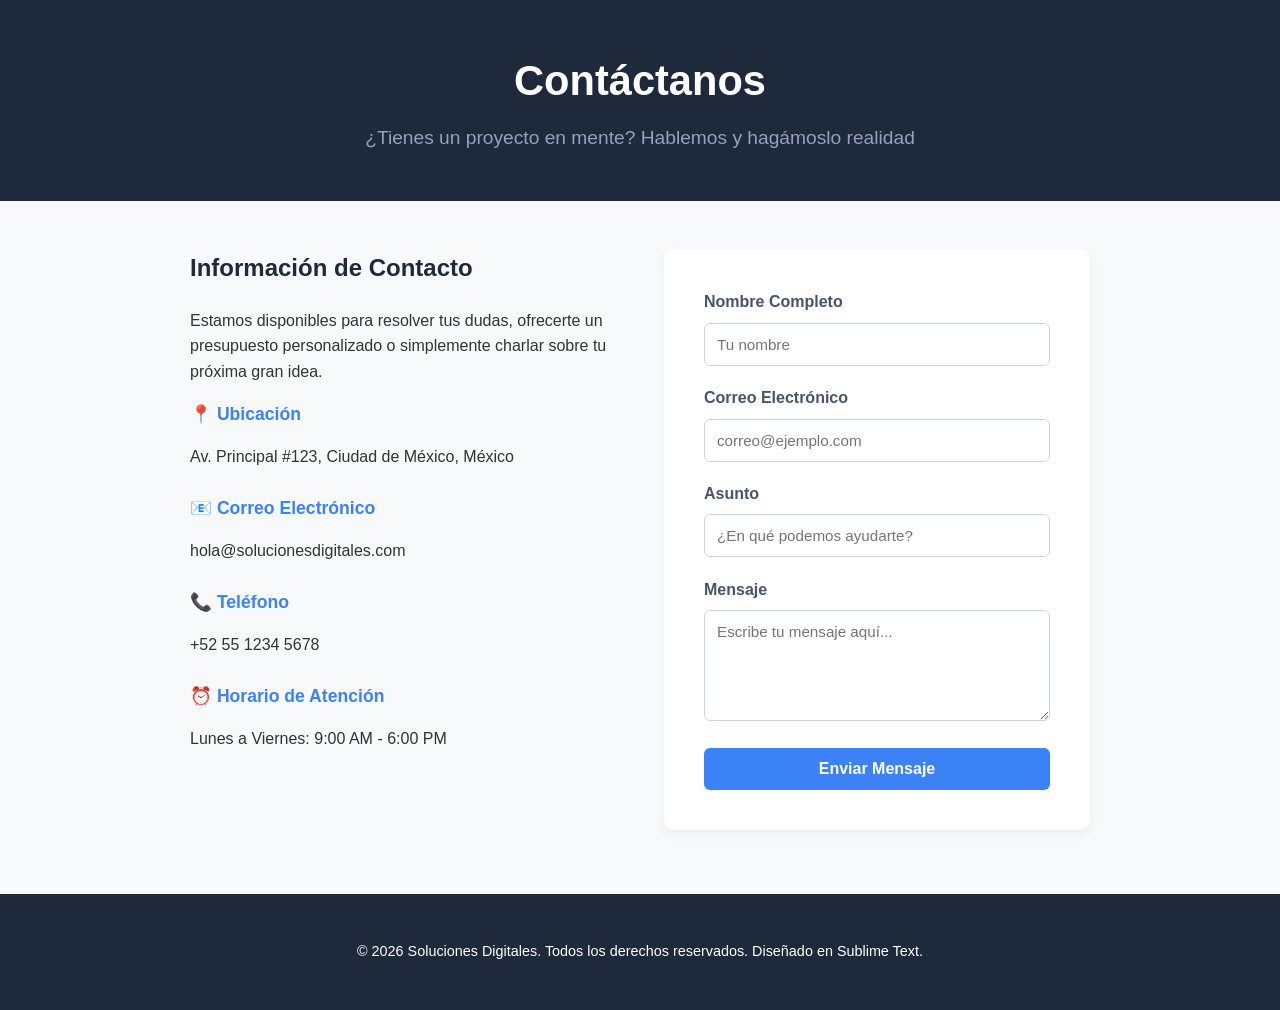
<file: contactanos.html>
<!DOCTYPE html>
<html lang="es">
<head>
    <meta charset="UTF-8">
    <meta name="viewport" content="width=device-width, initial-scale=1.0">
    <title>Contáctanos | Soluciones Digitales</title>
    <style>
        /* Estilos globales y fondo simple */
        body {
            font-family: 'Segoe UI', Tahoma, Geneva, Verdana, sans-serif;
            line-height: 1.6;
            margin: 0;
            padding: 0;
            background-color: #f8f9fa; /* Fondo gris claro limpio */
            color: #333333;
        }

        header {
            background-color: #1e293b; /* Azul marino oscuro coincidente */
            color: #ffffff;
            padding: 3rem 1rem;
            text-align: center;
        }

        header h1 {
            margin: 0;
            font-size: 2.6rem;
        }

        header p {
            margin: 0.5rem 0 0 0;
            font-size: 1.2rem;
            color: #94a3b8;
        }

        .container {
            max-width: 900px;
            margin: 3rem auto;
            padding: 0 1.5rem;
            display: grid;
            grid-template-columns: 1fr 1fr; /* Divide en dos columnas: Info y Formulario */
            gap: 3rem;
        }

        /* Adaptabilidad para pantallas pequeñas */
        @media (max-width: 768px) {
            .container {
                grid-template-columns: 1fr;
                gap: 2rem;
            }
        }

        /* Columna de Información */
        .info-col h2 {
            color: #1e293b;
            margin-top: 0;
        }

        .info-item {
            margin-bottom: 1.5rem;
        }

        .info-item strong {
            display: block;
            color: #3b82f6; /* Azul de acento */
            font-size: 1.1rem;
        }

        /* Columna del Formulario */
        .form-col {
            background: #ffffff;
            padding: 2.5rem;
            border-radius: 10px;
            box-shadow: 0 4px 12px rgba(0, 0, 0, 0.05);
        }

        .form-group {
            margin-bottom: 1.2rem;
        }

        .form-group label {
            display: block;
            margin-bottom: 0.5rem;
            font-weight: 600;
            color: #475569;
        }

        .form-group input, 
        .form-group textarea {
            width: 100%;
            padding: 0.75rem;
            border: 1px solid #cbd5e1;
            border-radius: 6px;
            font-family: inherit;
            font-size: 0.95rem;
            box-sizing: border-box; /* Evita que el input se salga del contenedor */
            transition: border-color 0.2s;
        }

        /* Efecto al hacer clic en los campos */
        .form-group input:focus, 
        .form-group textarea:focus {
            outline: none;
            border-color: #3b82f6;
        }

        .btn-submit {
            display: inline-block;
            width: 100%;
            background-color: #3b82f6;
            color: white;
            padding: 0.75rem;
            border: none;
            border-radius: 6px;
            font-size: 1rem;
            font-weight: 600;
            cursor: pointer;
            transition: background 0.2s;
        }

        .btn-submit:hover {
            background-color: #2563eb;
        }

        footer {
            text-align: center;
            padding: 2rem;
            background-color: #1e293b;
            color: #ffffff;
            font-size: 0.9rem;
            margin-top: 4rem;
        }
    </style>
</head>
<body>

    <header>
        <h1>Contáctanos</h1>
        <p>¿Tienes un proyecto en mente? Hablemos y hagámoslo realidad</p>
    </header>

    <div class="container">
        
        <!-- Columna Izquierda: Datos de contacto -->
        <div class="info-col">
            <h2>Información de Contacto</h2>
            <p>Estamos disponibles para resolver tus dudas, ofrecerte un presupuesto personalizado o simplemente charlar sobre tu próxima gran idea.</p>
            
            <div class="info-item">
                <strong>📍 Ubicación</strong>
                <p>Av. Principal #123, Ciudad de México, México</p>
            </div>

            <div class="info-item">
                <strong>📧 Correo Electrónico</strong>
                <p>hola@solucionesdigitales.com</p>
            </div>

            <div class="info-item">
                <strong>📞 Teléfono</strong>
                <p>+52 55 1234 5678</p>
            </div>

            <div class="info-item">
                <strong>⏰ Horario de Atención</strong>
                <p>Lunes a Viernes: 9:00 AM - 6:00 PM</p>
            </div>
        </div>

        <!-- Columna Derecha: Formulario -->
        <div class="form-col">
            <form action="#" method="POST">
                <div class="form-group">
                    <label for="nombre">Nombre Completo</label>
                    <input type="text" id="nombre" name="nombre" placeholder="Tu nombre" required>
                </div>

                <div class="form-group">
                    <label for="correo">Correo Electrónico</label>
                    <input type="email" id="correo" name="correo" placeholder="correo@ejemplo.com" required>
                </div>

                <div class="form-group">
                    <label for="asunto">Asunto</label>
                    <input type="text" id="asunto" name="asunto" placeholder="¿En qué podemos ayudarte?" required>
                </div>

                <div class="form-group">
                    <label for="mensaje">Mensaje</label>
                    <textarea id="mensaje" name="mensaje" rows="5" placeholder="Escribe tu mensaje aquí..." required></textarea>
                </div>

                <button type="submit" class="btn-submit">Enviar Mensaje</button>
            </form>
        </div>

    </div>

    <footer>
        <p>&copy; 2026 Soluciones Digitales. Todos los derechos reservados. Diseñado en Sublime Text.</p>
    </footer>

</body>
</html>
</file>
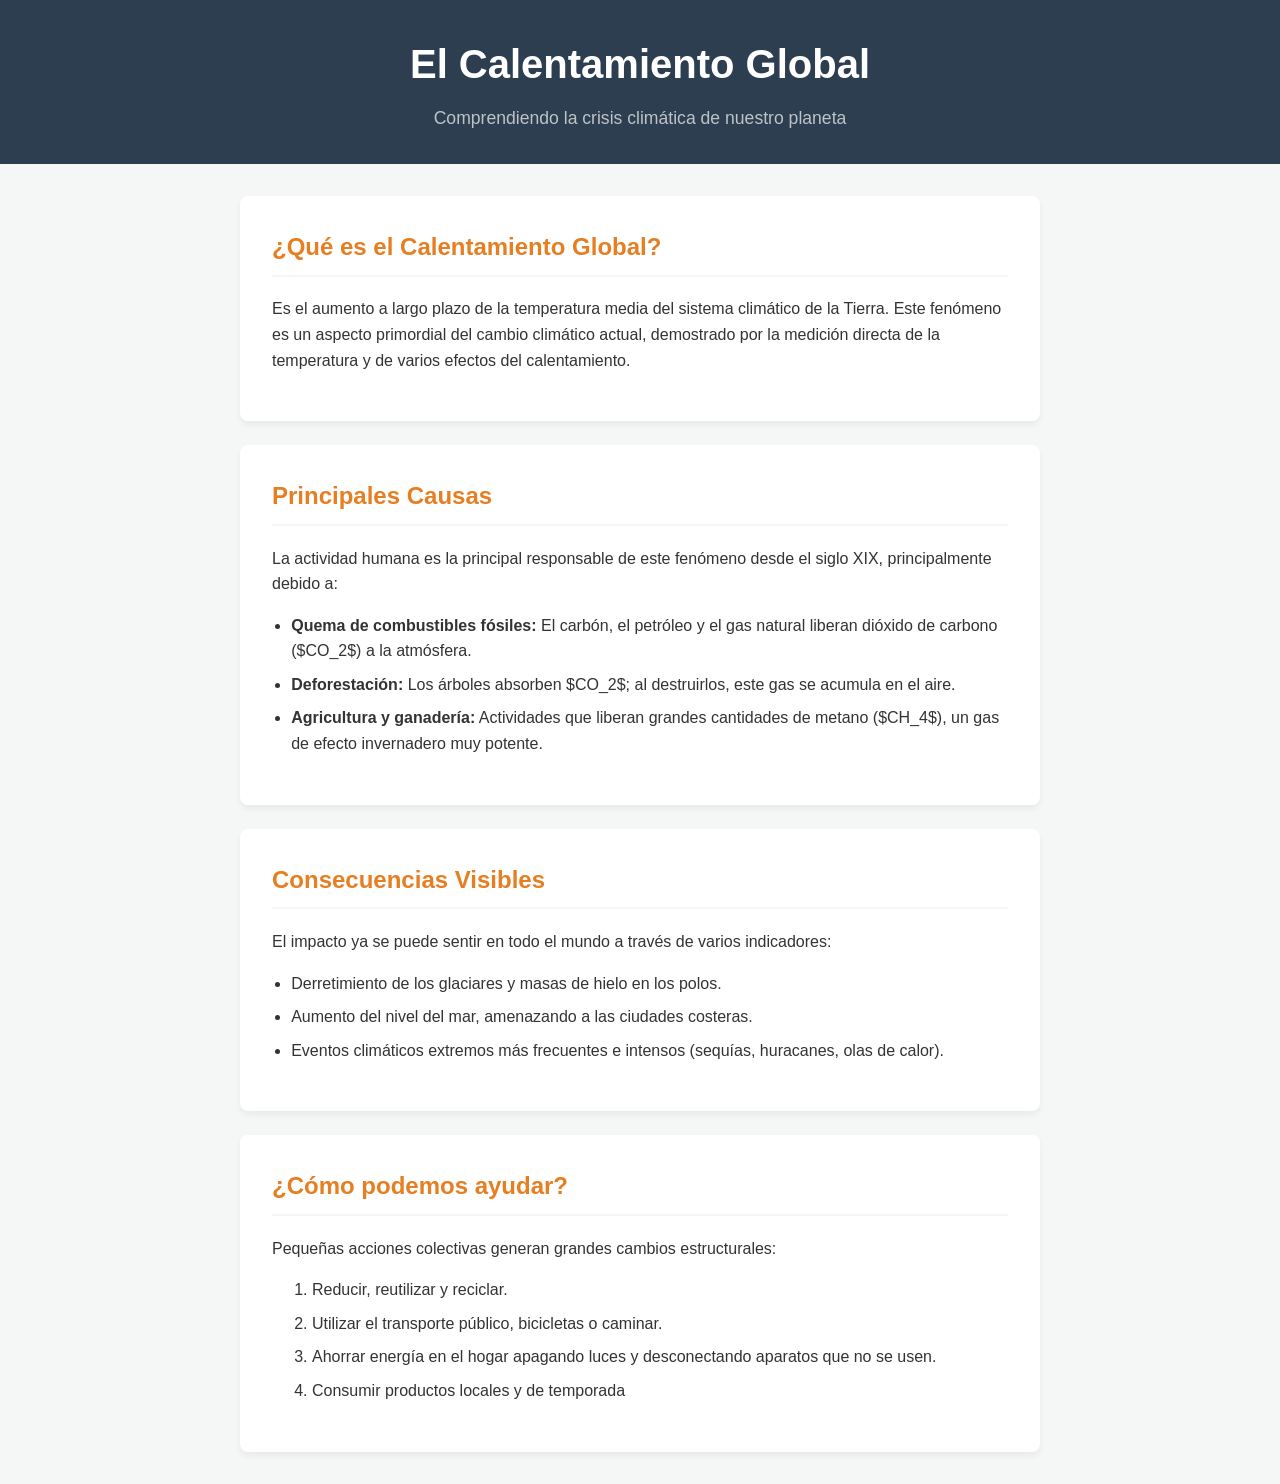
<file: nosotros.html>
<!DOCTYPE html>
<html lang="es">
<head>
    <meta charset="UTF-8">
    <meta name="viewport" content="width=device-width, initial-scale=1.0">
    <title>Conciencia Global: El Calentamiento Global</title>
    <style>
        /* Estilos en cascada (CSS) para un fondo simple y diseño limpio */
        body {
            font-family: 'Segoe UI', Tahoma, Geneva, Verdana, sans-serif;
            line-height: 1.6;
            margin: 0;
            padding: 0;
            background-color: #f4f7f6; /* Fondo simple gris un toque verdoso */
            color: #333;
        }

        header {
            background-color: #2c3e50; /* Azul oscuro elegante */
            color: #ffffff;
            padding: 2rem 1rem;
            text-align: center;
        }

        header h1 {
            margin: 0;
            font-size: 2.5rem;
        }

        header p {
            margin: 0.5rem 0 0 0;
            font-size: 1.1rem;
            color: #bdc3c7;
        }

        .container {
            max-width: 800px;
            margin: 2rem auto;
            padding: 0 1.5rem;
        }

        section {
            background: #ffffff;
            padding: 2rem;
            margin-bottom: 1.5rem;
            border-radius: 8px;
            box-shadow: 0 4px 6px rgba(0, 0, 0, 0.05);
        }

        h2 {
            color: #e67e22; /* Tono naranja/alerta suave para los subtítulos */
            border-bottom: 2px solid #f4f7f6;
            padding-bottom: 0.5rem;
            margin-top: 0;
        }

        ul {
            padding-left: 1.2rem;
        }

        li {
            margin-bottom: 0.5rem;
        }

        footer {
            text-align: center;
            padding: 1.5rem;
            background-color: #2c3e50;
            color: #ffffff;
            font-size: 0.9rem;
            margin-top: 3rem;
        }
    </style>
</head>
<body>

    <header>
        <h1>El Calentamiento Global</h1>
        <p>Comprendiendo la crisis climática de nuestro planeta</p>
    </header>

    <div class="container">

        <section>
            <h2>¿Qué es el Calentamiento Global?</h2>
            <p>Es el aumento a largo plazo de la temperatura media del sistema climático de la Tierra. Este fenómeno es un aspecto primordial del cambio climático actual, demostrado por la medición directa de la temperatura y de varios efectos del calentamiento.</p>
        </section>

        <section>
            <h2>Principales Causas</h2>
            <p>La actividad humana es la principal responsable de este fenómeno desde el siglo XIX, principalmente debido a:</p>
            <ul>
                <li><strong>Quema de combustibles fósiles:</strong> El carbón, el petróleo y el gas natural liberan dióxido de carbono ($CO_2$) a la atmósfera.</li>
                <li><strong>Deforestación:</strong> Los árboles absorben $CO_2$; al destruirlos, este gas se acumula en el aire.</li>
                <li><strong>Agricultura y ganadería:</strong> Actividades que liberan grandes cantidades de metano ($CH_4$), un gas de efecto invernadero muy potente.</li>
            </ul>
        </section>

        <section>
            <h2>Consecuencias Visibles</h2>
            <p>El impacto ya se puede sentir en todo el mundo a través de varios indicadores:</p>
            <ul>
                <li>Derretimiento de los glaciares y masas de hielo en los polos.</li>
                <li>Aumento del nivel del mar, amenazando a las ciudades costeras.</li>
                <li>Eventos climáticos extremos más frecuentes e intensos (sequías, huracanes, olas de calor).</li>
            </ul>
        </section>

        <section>
            <h2>¿Cómo podemos ayudar?</h2>
            <p>Pequeñas acciones colectivas generan grandes cambios estructurales:</p>
            <ol>
                <li>Reducir, reutilizar y reciclar.</li>
                <li>Utilizar el transporte público, bicicletas o caminar.</li>
                <li>Ahorrar energía en el hogar apagando luces y desconectando aparatos que no se usen.</li>
                <li>Consumir productos locales y de temporada
</file>
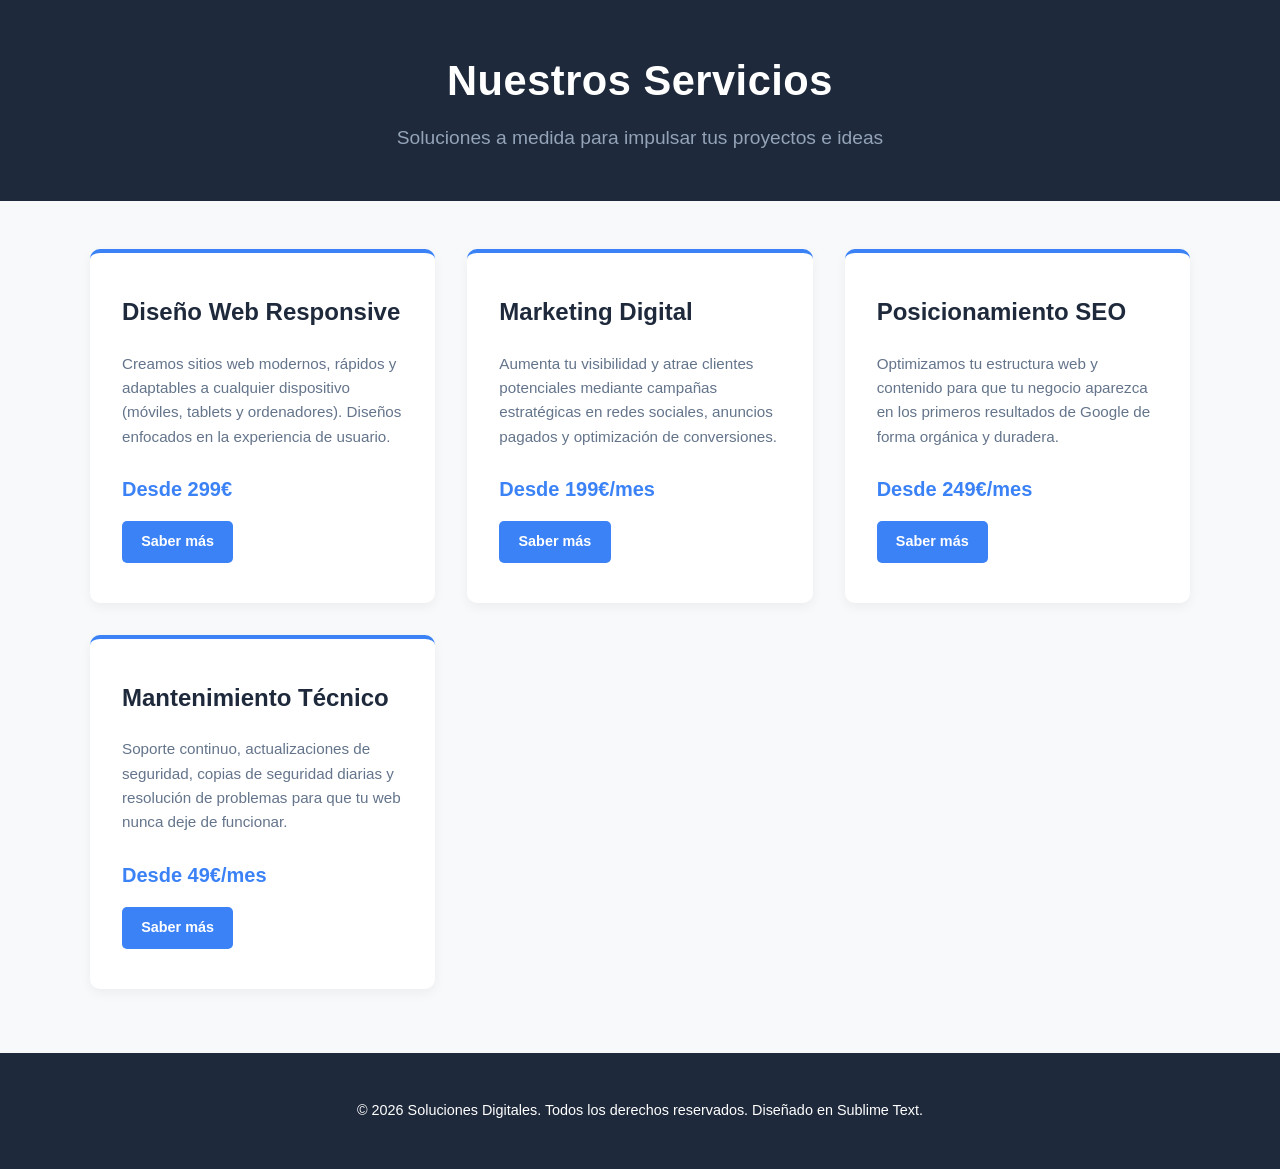
<file: servicios.html>
<!DOCTYPE html>
<html lang="es">
<head>
    <meta charset="UTF-8">
    <meta name="viewport" content="width=device-width, initial-scale=1.0">
    <title>Nuestros Servicios | Soluciones Digitales</title>
    <style>
        /* Estilos globales para un diseño limpio y moderno */
        body {
            font-family: 'Segoe UI', Tahoma, Geneva, Verdana, sans-serif;
            line-height: 1.6;
            margin: 0;
            padding: 0;
            background-color: #f8f9fa; /* Fondo simple, gris claro y profesional */
            color: #333333;
        }

        header {
            background-color: #1e293b; /* Azul marino oscuro */
            color: #ffffff;
            padding: 3rem 1rem;
            text-align: center;
        }

        header h1 {
            margin: 0;
            font-size: 2.6rem;
            letter-spacing: 0.5px;
        }

        header p {
            margin: 0.5rem 0 0 0;
            font-size: 1.2rem;
            color: #94a3b8;
        }

        .container {
            max-width: 1100px;
            margin: 3rem auto;
            padding: 0 1.5rem;
        }

        /* Rejilla (Grid) para mostrar los servicios lado a lado */
        .services-grid {
            display: grid;
            grid-template-columns: repeat(auto-fit, minmax(300px, 1fr));
            gap: 2rem;
        }

        .service-card {
            background: #ffffff;
            padding: 2.5rem 2rem;
            border-radius: 10px;
            box-shadow: 0 4px 12px rgba(0, 0, 0, 0.05);
            transition: transform 0.3s ease, box-shadow 0.3s ease;
            border-top: 4px solid #3b82f6; /* Detalle azul en la parte superior */
        }

        /* Efecto sutil al pasar el mouse por encima */
        .service-card:hover {
            transform: translateY(-5px);
            box-shadow: 0 8px 20px rgba(0, 0, 0, 0.1);
        }

        .service-card h2 {
            color: #1e293b;
            margin-top: 0;
            font-size: 1.5rem;
        }

        .service-card p {
            color: #64748b;
            font-size: 0.95rem;
            margin-bottom: 1.5rem;
        }

        .price {
            font-size: 1.25rem;
            font-weight: bold;
            color: #3b82f6;
            display: block;
            margin-bottom: 1rem;
        }

        .btn {
            display: inline-block;
            background-color: #3b82f6;
            color: white;
            padding: 0.6rem 1.2rem;
            text-decoration: none;
            border-radius: 5px;
            font-size: 0.9rem;
            font-weight: 600;
            transition: background 0.2s ease;
        }

        .btn:hover {
            background-color: #2563eb;
        }

        footer {
            text-align: center;
            padding: 2rem;
            background-color: #1e293b;
            color: #ffffff;
            font-size: 0.9rem;
            margin-top: 4rem;
        }
    </style>
</head>
<body>

    <header>
        <h1>Nuestros Servicios</h1>
        <p>Soluciones a medida para impulsar tus proyectos e ideas</p>
    </header>

    <div class="container">
        <div class="services-grid">

            <!-- Servicio 1 -->
            <div class="service-card">
                <h2>Diseño Web Responsive</h2>
                <p>Creamos sitios web modernos, rápidos y adaptables a cualquier dispositivo (móviles, tablets y ordenadores). Diseños enfocados en la experiencia de usuario.</p>
                <span class="price">Desde 299€</span>
                <a href="#" class="btn">Saber más</a>
            </div>

            <!-- Servicio 2 -->
            <div class="service-card">
                <h2>Marketing Digital</h2>
                <p>Aumenta tu visibilidad y atrae clientes potenciales mediante campañas estratégicas en redes sociales, anuncios pagados y optimización de conversiones.</p>
                <span class="price">Desde 199€/mes</span>
                <a href="#" class="btn">Saber más</a>
            </div>

            <!-- Servicio 3 -->
            <div class="service-card">
                <h2>Posicionamiento SEO</h2>
                <p>Optimizamos tu estructura web y contenido para que tu negocio aparezca en los primeros resultados de Google de forma orgánica y duradera.</p>
                <span class="price">Desde 249€/mes</span>
                <a href="#" class="btn">Saber más</a>
            </div>

            <!-- Servicio 4 -->
            <div class="service-card">
                <h2>Mantenimiento Técnico</h2>
                <p>Soporte continuo, actualizaciones de seguridad, copias de seguridad diarias y resolución de problemas para que tu web nunca deje de funcionar.</p>
                <span class="price">Desde 49€/mes</span>
                <a href="#" class="btn">Saber más</a>
            </div>

        </div>
    </div>

    <footer>
        <p>&copy; 2026 Soluciones Digitales. Todos los derechos reservados. Diseñado en Sublime Text.</p>
    </footer>

</body>
</html>
</file>
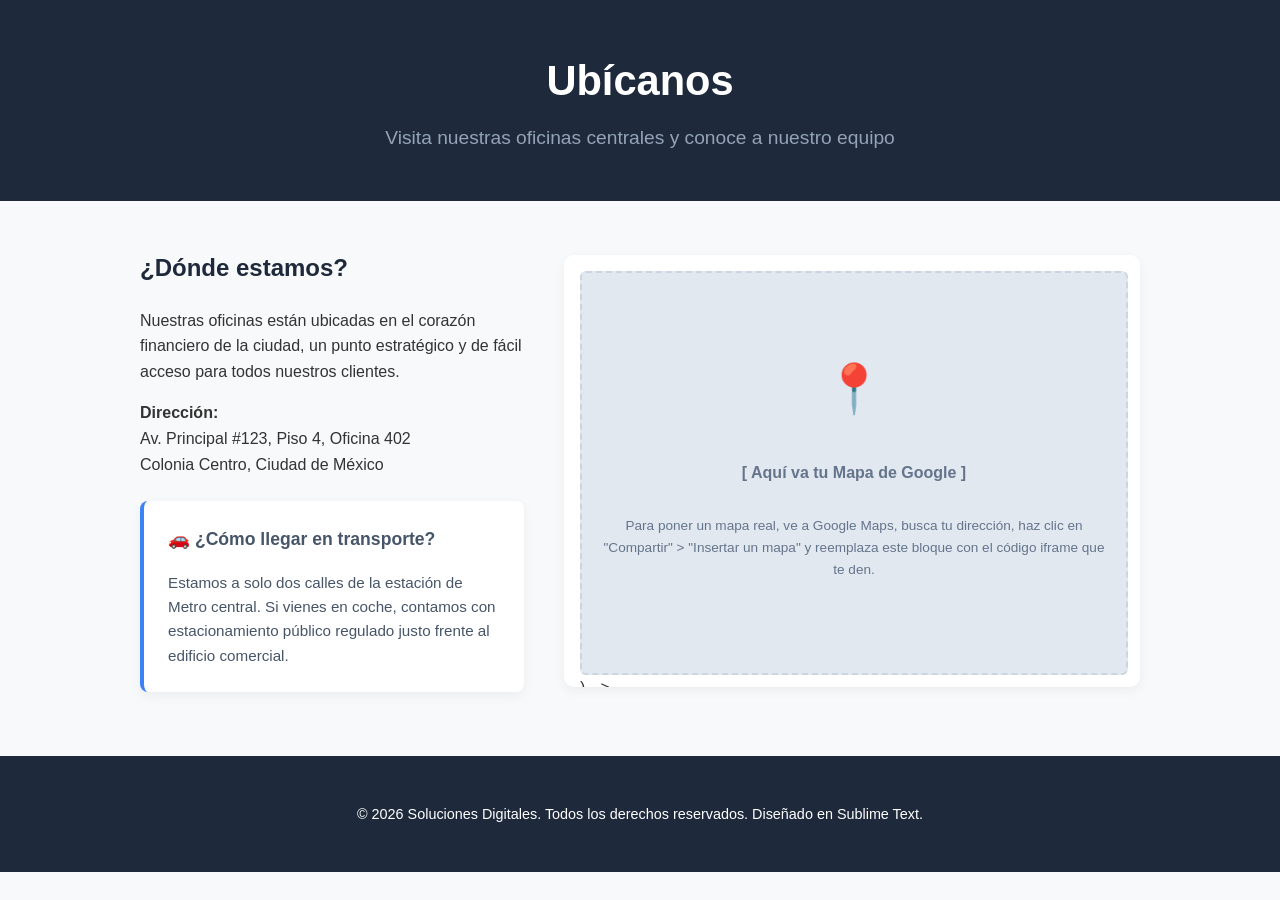
<file: ubicanos.html>
<!DOCTYPE html>
<html lang="es">
<head>
    <meta charset="UTF-8">
    <meta name="viewport" content="width=device-width, initial-scale=1.0">
    <title>Ubícanos | Soluciones Digitales</title>
    <style>
        /* Estilos globales y fondo simple */
        body {
            font-family: 'Segoe UI', Tahoma, Geneva, Verdana, sans-serif;
            line-height: 1.6;
            margin: 0;
            padding: 0;
            background-color: #f8f9fa; /* Mismo fondo gris claro */
            color: #333333;
        }

        header {
            background-color: #1e293b; /* Azul marino oscuro */
            color: #ffffff;
            padding: 3rem 1rem;
            text-align: center;
        }

        header h1 {
            margin: 0;
            font-size: 2.6rem;
        }

        header p {
            margin: 0.5rem 0 0 0;
            font-size: 1.2rem;
            color: #94a3b8;
        }

        .container {
            max-width: 1000px;
            margin: 3rem auto;
            padding: 0 1.5rem;
        }

        /* Distribución en dos columnas: Texto y Mapa */
        .grid-ubicanos {
            display: grid;
            grid-template-columns: 1fr 1.5fr;
            gap: 2.5rem;
            align-items: center;
        }

        @media (max-width: 768px) {
            .grid-ubicanos {
                grid-template-columns: 1fr;
            }
        }

        /* Columna de detalles */
        .detalles-oficina h2 {
            color: #1e293b;
            margin-top: 0;
        }

        .indicaciones {
            background-color: #ffffff;
            padding: 1.5rem;
            border-radius: 8px;
            box-shadow: 0 4px 12px rgba(0, 0, 0, 0.05);
            border-left: 4px solid #3b82f6;
            margin-top: 1.5rem;
        }

        .indicaciones h3 {
            margin-top: 0;
            color: #475569;
            font-size: 1.1rem;
        }

        /* Contenedor del Mapa */
        .mapa-container {
            background: #ffffff;
            padding: 1rem;
            border-radius: 10px;
            box-shadow: 0 4px 12px rgba(0, 0, 0, 0.05);
            height: 400px;
            overflow: hidden;
        }

        /* Mapa simulado elegante con CSS */
        .mapa-simulado {
            width: 100%;
            height: 100%;
            background-color: #e2e8f0;
            border-radius: 6px;
            display: flex;
            flex-direction: column;
            justify-content: center;
            align-items: center;
            text-align: center;
            color: #64748b;
            border: 2px dashed #cbd5e1;
        }

        .mapa-simulado span {
            font-size: 3rem;
            margin-bottom: 1rem;
        }

        /* Estilo para cuando pongas un mapa real de Google Maps */
        iframe {
            width: 100%;
            height: 100%;
            border: 0;
            border-radius: 6px;
        }

        footer {
            text-align: center;
            padding: 2rem;
            background-color: #1e293b;
            color: #ffffff;
            font-size: 0.9rem;
            margin-top: 4rem;
        }
    </style>
</head>
<body>

    <header>
        <h1>Ubícanos</h1>
        <p>Visita nuestras oficinas centrales y conoce a nuestro equipo</p>
    </header>

    <div class="container">
        <div class="grid-ubicanos">
            
            <!-- Columna Izquierda: Información de localización -->
            <div class="detalles-oficina">
                <h2>¿Dónde estamos?</h2>
                <p>Nuestras oficinas están ubicadas en el corazón financiero de la ciudad, un punto estratégico y de fácil acceso para todos nuestros clientes.</p>
                
                <p><strong>Dirección:</strong><br>Av. Principal #123, Piso 4, Oficina 402<br>Colonia Centro, Ciudad de México</p>
                
                <div class="indicaciones">
                    <h3>🚗 ¿Cómo llegar en transporte?</h3>
                    <p style="margin: 0; font-size: 0.95rem; color: #475569;">
                        Estamos a solo dos calles de la estación de Metro central. Si vienes en coche, contamos con estacionamiento público regulado justo frente al edificio comercial.
                    </p>
                </div>
            </div>

            <!-- Columna Derecha: El Mapa -->
            <div class="mapa-container">
                
                <!-- MAPA SIMULADO (Elimina este bloque completo si vas a usar un iframe real de Google Maps) -->
                <div class="mapa-simulado">
                    <span>📍</span>
                    <p><strong>[ Aquí va tu Mapa de Google ]</strong></p>
                    <p style="font-size: 0.85rem; padding: 0 1rem;">Para poner un mapa real, ve a Google Maps, busca tu dirección, haz clic en "Compartir" > "Insertar un mapa" y reemplaza este bloque con el código iframe que te den.</p>
                </div>

                <!-- DESCOMENTA ESTA LÍNEA DE ABAJO PARA USAR UN MAPA REAL (Quita las etiquetas de comentario <!-- -->) -->
                <!-- <iframe src="https://www.google.com/maps/embed?pb=!1m18!1m12!1m3!1d3762.546194212564!2d-99.1633!3d19.4326!2m3!1f0!2f0!3f0!3m2!1i1024!2i768!4f13.1!3m3!1m2!1s0x0%3A0x0!2zMTnCsDI1JzU3LjQiTiA5OcKwMDknNDcuOSJX!5e0!3m2!1ses!2smx!4v1620000000000!5m2!1ses!2smx" allowfullscreen="" loading="lazy"></iframe> -->

            </div>

        </div>
    </div>

    <footer>
        <p>&copy; 2026 Soluciones Digitales. Todos los derechos reservados. Diseñado en Sublime Text.</p>
    </footer>

</body>
</html>
</file>
